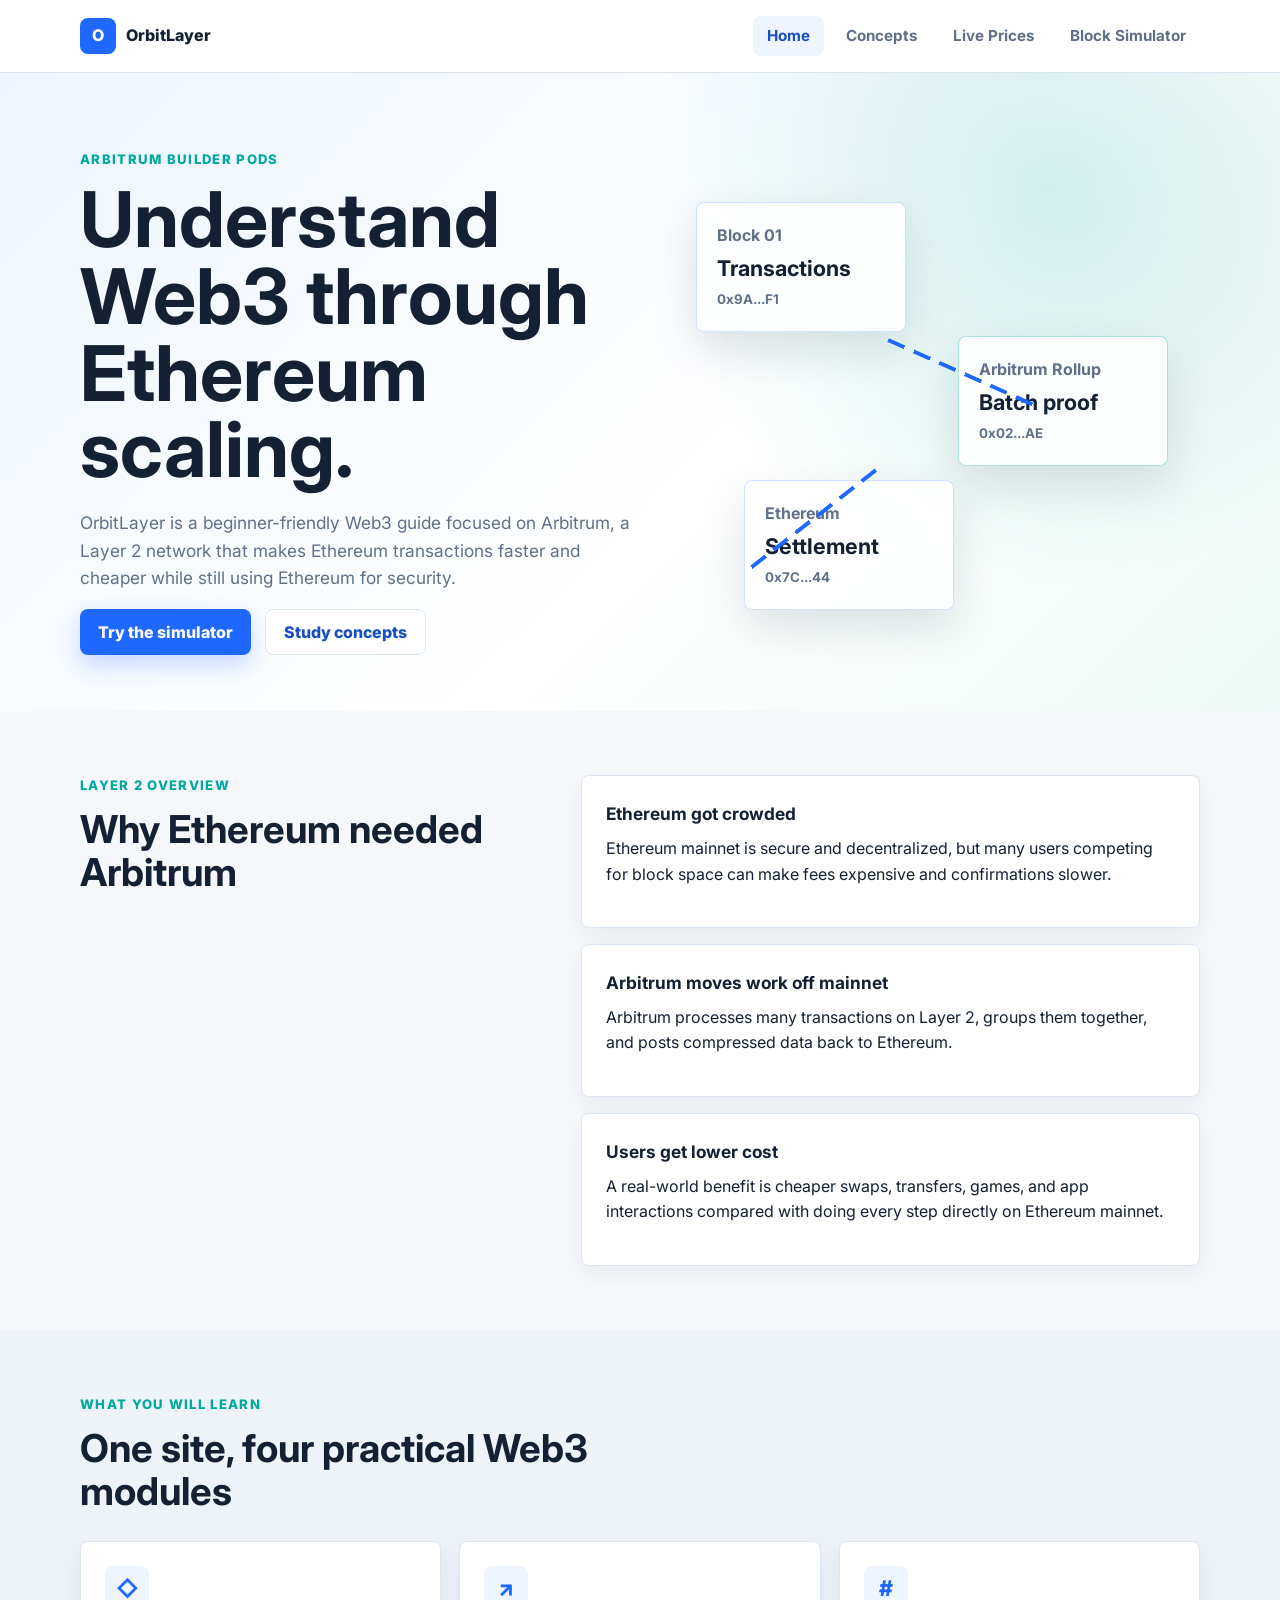
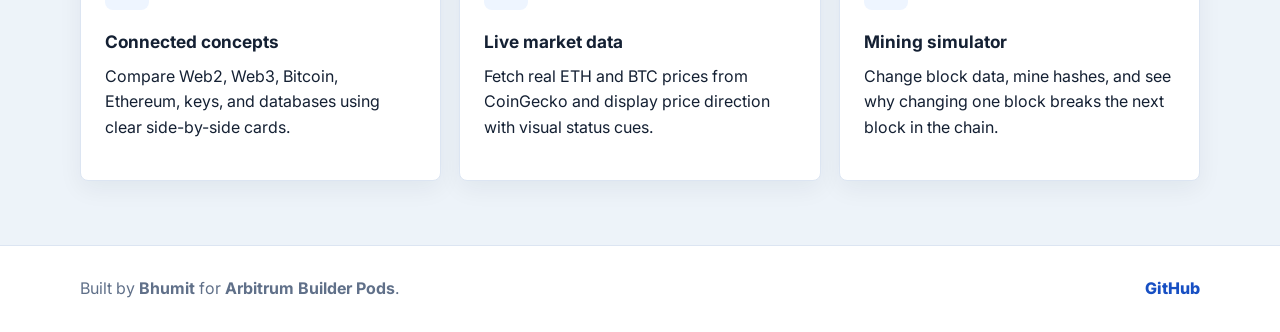
<file: index.html>
<!DOCTYPE html>
<html lang="en">
<head>
  <meta charset="UTF-8">
  <meta name="viewport" content="width=device-width, initial-scale=1.0">
  <title>OrbitLayer | Arbitrum Web3 Guide</title>
  <link rel="preconnect" href="https://fonts.googleapis.com">
  <link rel="preconnect" href="https://fonts.gstatic.com" crossorigin>
  <link href="https://fonts.googleapis.com/css2?family=Inter:wght@400;500;600;700;800&display=swap" rel="stylesheet">
  <link rel="stylesheet" href="styles.css">
</head>
<body>
  <header class="site-header">
    <nav class="nav shell" aria-label="Main navigation">
      <a class="brand" href="index.html" aria-label="OrbitLayer home">
        <span class="brand-mark">O</span>
        <span>OrbitLayer</span>
      </a>
      <button class="nav-toggle" type="button" aria-label="Open navigation" aria-expanded="false">☰</button>
      <div class="nav-links">
        <a class="active" href="index.html">Home</a>
        <a href="concepts.html">Concepts</a>
        <a href="prices.html">Live Prices</a>
        <a href="simulator.html">Block Simulator</a>
      </div>
    </nav>
  </header>

  <main>
    <section class="hero">
      <div class="shell hero-grid">
        <div class="hero-copy">
          <p class="eyebrow">Arbitrum Builder Pods</p>
          <h1>Understand Web3 through Ethereum scaling.</h1>
          <p class="hero-text">
            OrbitLayer is a beginner-friendly Web3 guide focused on Arbitrum, a Layer 2 network that makes Ethereum transactions faster and cheaper while still using Ethereum for security.
          </p>
          <div class="hero-actions">
            <a class="button primary" href="simulator.html">Try the simulator</a>
            <a class="button secondary" href="concepts.html">Study concepts</a>
          </div>
        </div>
        <div class="chain-visual" aria-label="Visual blockchain made of connected blocks">
          <article class="block-card block-one">
            <span>Block 01</span>
            <strong>Transactions</strong>
            <small>0x9A...F1</small>
          </article>
          <article class="block-card block-two">
            <span>Arbitrum Rollup</span>
            <strong>Batch proof</strong>
            <small>0x02...AE</small>
          </article>
          <article class="block-card block-three">
            <span>Ethereum</span>
            <strong>Settlement</strong>
            <small>0x7C...44</small>
          </article>
          <div class="chain-line line-one"></div>
          <div class="chain-line line-two"></div>
        </div>
      </div>
    </section>

    <section class="section">
      <div class="shell split">
        <div>
          <p class="eyebrow">Layer 2 overview</p>
          <h2>Why Ethereum needed Arbitrum</h2>
        </div>
        <div class="info-stack">
          <article>
            <h3>Ethereum got crowded</h3>
            <p>Ethereum mainnet is secure and decentralized, but many users competing for block space can make fees expensive and confirmations slower.</p>
          </article>
          <article>
            <h3>Arbitrum moves work off mainnet</h3>
            <p>Arbitrum processes many transactions on Layer 2, groups them together, and posts compressed data back to Ethereum.</p>
          </article>
          <article>
            <h3>Users get lower cost</h3>
            <p>A real-world benefit is cheaper swaps, transfers, games, and app interactions compared with doing every step directly on Ethereum mainnet.</p>
          </article>
        </div>
      </div>
    </section>

    <section class="section muted">
      <div class="shell">
        <div class="section-heading">
          <p class="eyebrow">What you will learn</p>
          <h2>One site, four practical Web3 modules</h2>
        </div>
        <div class="feature-grid">
          <article class="feature-card">
            <span class="icon">◇</span>
            <h3>Connected concepts</h3>
            <p>Compare Web2, Web3, Bitcoin, Ethereum, keys, and databases using clear side-by-side cards.</p>
          </article>
          <article class="feature-card">
            <span class="icon">↗</span>
            <h3>Live market data</h3>
            <p>Fetch real ETH and BTC prices from CoinGecko and display price direction with visual status cues.</p>
          </article>
          <article class="feature-card">
            <span class="icon">#</span>
            <h3>Mining simulator</h3>
            <p>Change block data, mine hashes, and see why changing one block breaks the next block in the chain.</p>
          </article>
        </div>
      </div>
    </section>
  </main>

  <footer class="footer">
    <div class="shell footer-inner">
      <p>Built by <strong>Bhumit</strong> for <strong>Arbitrum Builder Pods</strong>.</p>
      <a href="https://github.com/bhumit1311" target="_blank" rel="noreferrer">GitHub</a>
    </div>
  </footer>

  <script src="main.js"></script>
</body>
</html>
</file>
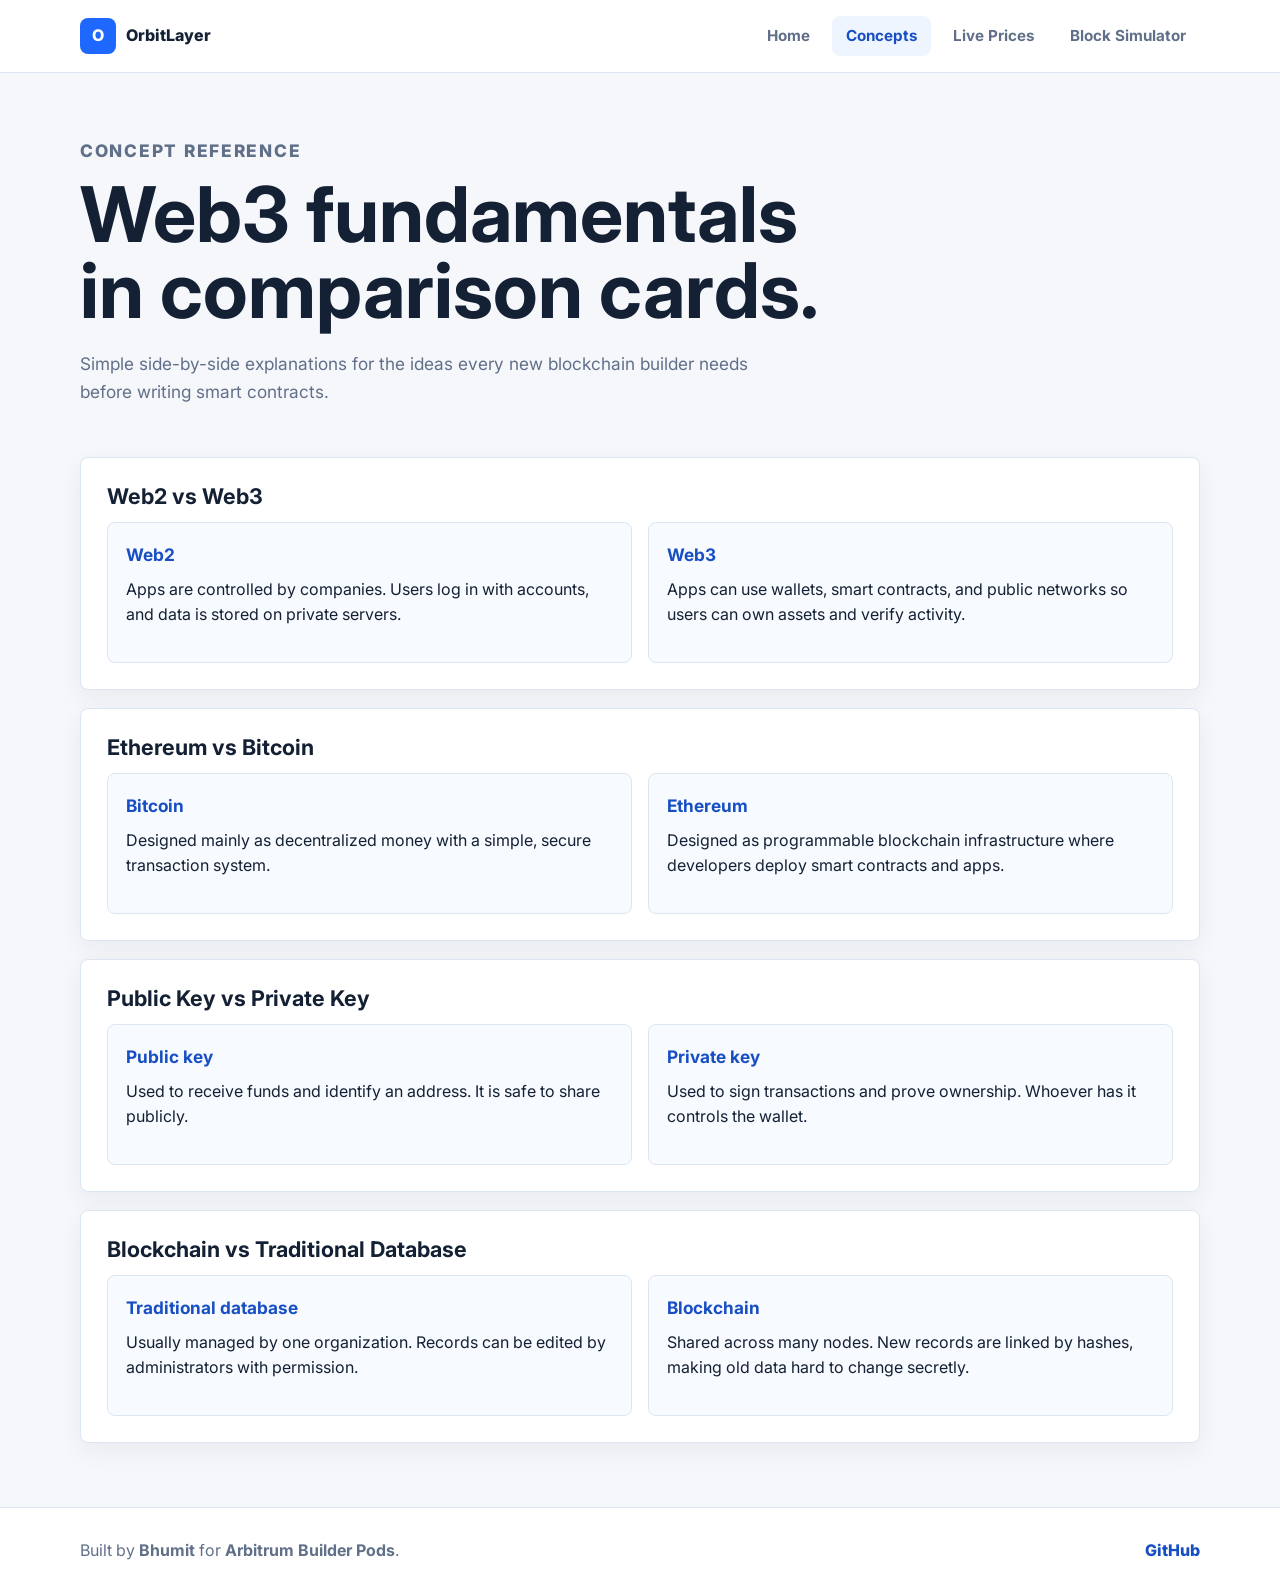
<file: concepts.html>
<!DOCTYPE html>
<html lang="en">
<head>
  <meta charset="UTF-8">
  <meta name="viewport" content="width=device-width, initial-scale=1.0">
  <title>Concepts | OrbitLayer</title>
  <link rel="preconnect" href="https://fonts.googleapis.com">
  <link rel="preconnect" href="https://fonts.gstatic.com" crossorigin>
  <link href="https://fonts.googleapis.com/css2?family=Inter:wght@400;500;600;700;800&display=swap" rel="stylesheet">
  <link rel="stylesheet" href="styles.css">
</head>
<body>
  <header class="site-header">
    <nav class="nav shell" aria-label="Main navigation">
      <a class="brand" href="index.html"><span class="brand-mark">O</span><span>OrbitLayer</span></a>
      <button class="nav-toggle" type="button" aria-label="Open navigation" aria-expanded="false">☰</button>
      <div class="nav-links">
        <a href="index.html">Home</a>
        <a class="active" href="concepts.html">Concepts</a>
        <a href="prices.html">Live Prices</a>
        <a href="simulator.html">Block Simulator</a>
      </div>
    </nav>
  </header>

  <main class="page-main">
    <section class="page-hero shell">
      <p class="eyebrow">Concept reference</p>
      <h1>Web3 fundamentals in comparison cards.</h1>
      <p>Simple side-by-side explanations for the ideas every new blockchain builder needs before writing smart contracts.</p>
    </section>

    <section class="shell concept-grid" aria-label="Web3 comparison cards">
      <article class="compare-card">
        <h2>Web2 vs Web3</h2>
        <div class="compare-columns">
          <div>
            <h3>Web2</h3>
            <p>Apps are controlled by companies. Users log in with accounts, and data is stored on private servers.</p>
          </div>
          <div>
            <h3>Web3</h3>
            <p>Apps can use wallets, smart contracts, and public networks so users can own assets and verify activity.</p>
          </div>
        </div>
      </article>

      <article class="compare-card">
        <h2>Ethereum vs Bitcoin</h2>
        <div class="compare-columns">
          <div>
            <h3>Bitcoin</h3>
            <p>Designed mainly as decentralized money with a simple, secure transaction system.</p>
          </div>
          <div>
            <h3>Ethereum</h3>
            <p>Designed as programmable blockchain infrastructure where developers deploy smart contracts and apps.</p>
          </div>
        </div>
      </article>

      <article class="compare-card">
        <h2>Public Key vs Private Key</h2>
        <div class="compare-columns">
          <div>
            <h3>Public key</h3>
            <p>Used to receive funds and identify an address. It is safe to share publicly.</p>
          </div>
          <div>
            <h3>Private key</h3>
            <p>Used to sign transactions and prove ownership. Whoever has it controls the wallet.</p>
          </div>
        </div>
      </article>

      <article class="compare-card">
        <h2>Blockchain vs Traditional Database</h2>
        <div class="compare-columns">
          <div>
            <h3>Traditional database</h3>
            <p>Usually managed by one organization. Records can be edited by administrators with permission.</p>
          </div>
          <div>
            <h3>Blockchain</h3>
            <p>Shared across many nodes. New records are linked by hashes, making old data hard to change secretly.</p>
          </div>
        </div>
      </article>
    </section>
  </main>

  <footer class="footer">
    <div class="shell footer-inner">
      <p>Built by <strong>Bhumit</strong> for <strong>Arbitrum Builder Pods</strong>.</p>
      <a href="https://github.com/bhumit1311" target="_blank" rel="noreferrer">GitHub</a>
    </div>
  </footer>

  <script src="main.js"></script>
</body>
</html>
</file>
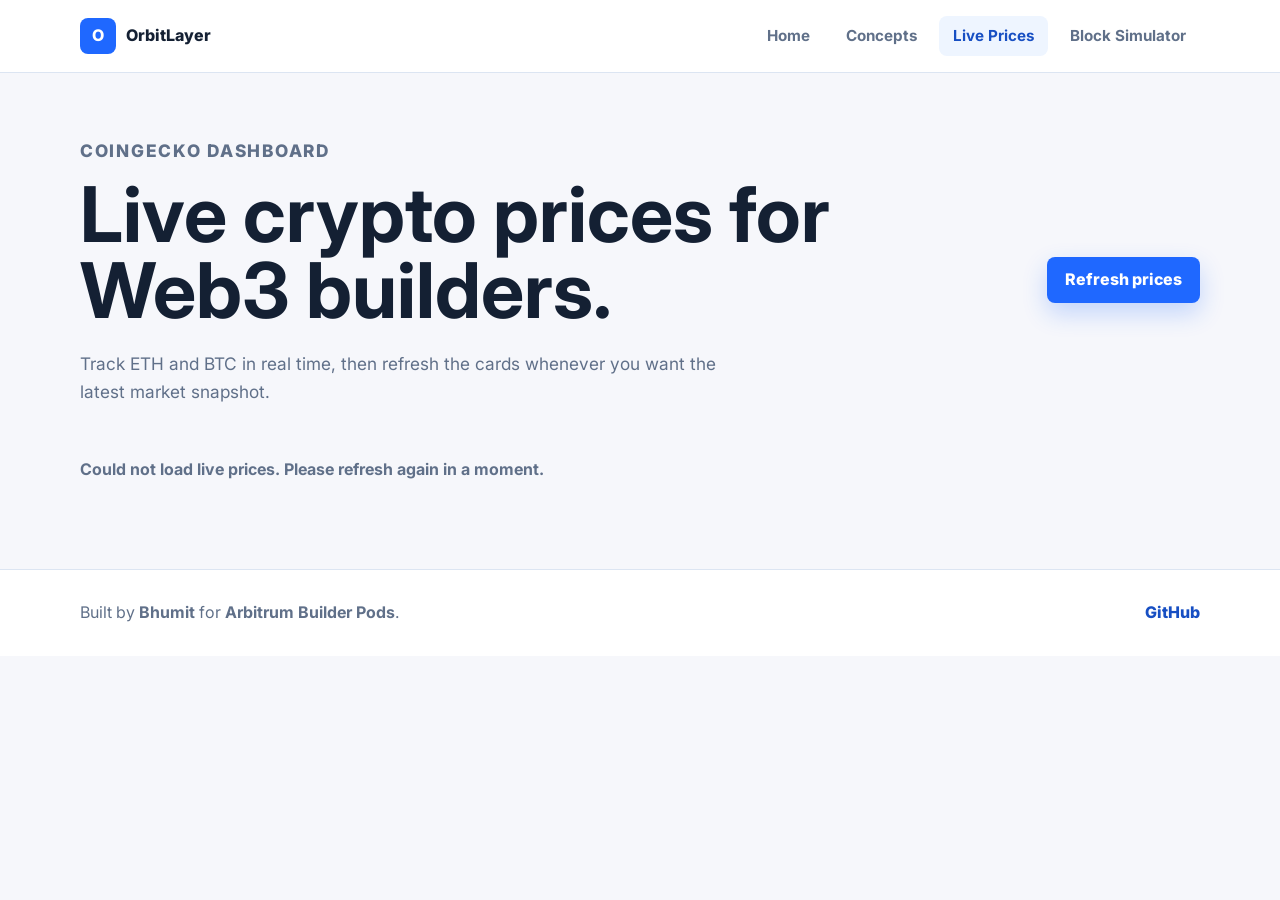
<file: prices.html>
<!DOCTYPE html>
<html lang="en">
<head>
  <meta charset="UTF-8">
  <meta name="viewport" content="width=device-width, initial-scale=1.0">
  <title>Live Prices | OrbitLayer</title>
  <link rel="preconnect" href="https://fonts.googleapis.com">
  <link rel="preconnect" href="https://fonts.gstatic.com" crossorigin>
  <link href="https://fonts.googleapis.com/css2?family=Inter:wght@400;500;600;700;800&display=swap" rel="stylesheet">
  <link rel="stylesheet" href="styles.css">
</head>
<body>
  <header class="site-header">
    <nav class="nav shell" aria-label="Main navigation">
      <a class="brand" href="index.html"><span class="brand-mark">O</span><span>OrbitLayer</span></a>
      <button class="nav-toggle" type="button" aria-label="Open navigation" aria-expanded="false">☰</button>
      <div class="nav-links">
        <a href="index.html">Home</a>
        <a href="concepts.html">Concepts</a>
        <a class="active" href="prices.html">Live Prices</a>
        <a href="simulator.html">Block Simulator</a>
      </div>
    </nav>
  </header>

  <main class="page-main">
    <section class="page-hero shell dashboard-top">
      <div>
        <p class="eyebrow">CoinGecko dashboard</p>
        <h1>Live crypto prices for Web3 builders.</h1>
        <p>Track ETH and BTC in real time, then refresh the cards whenever you want the latest market snapshot.</p>
      </div>
      <button class="button primary" id="refreshPrices" type="button">Refresh prices</button>
    </section>

    <section class="shell">
      <div class="status-row" id="priceStatus">Loading latest prices...</div>
      <div class="price-grid" id="priceGrid" aria-live="polite"></div>
    </section>
  </main>

  <footer class="footer">
    <div class="shell footer-inner">
      <p>Built by <strong>Bhumit</strong> for <strong>Arbitrum Builder Pods</strong>.</p>
      <a href="https://github.com/bhumit1311" target="_blank" rel="noreferrer">GitHub</a>
    </div>
  </footer>

  <script src="main.js"></script>
</body>
</html>
</file>
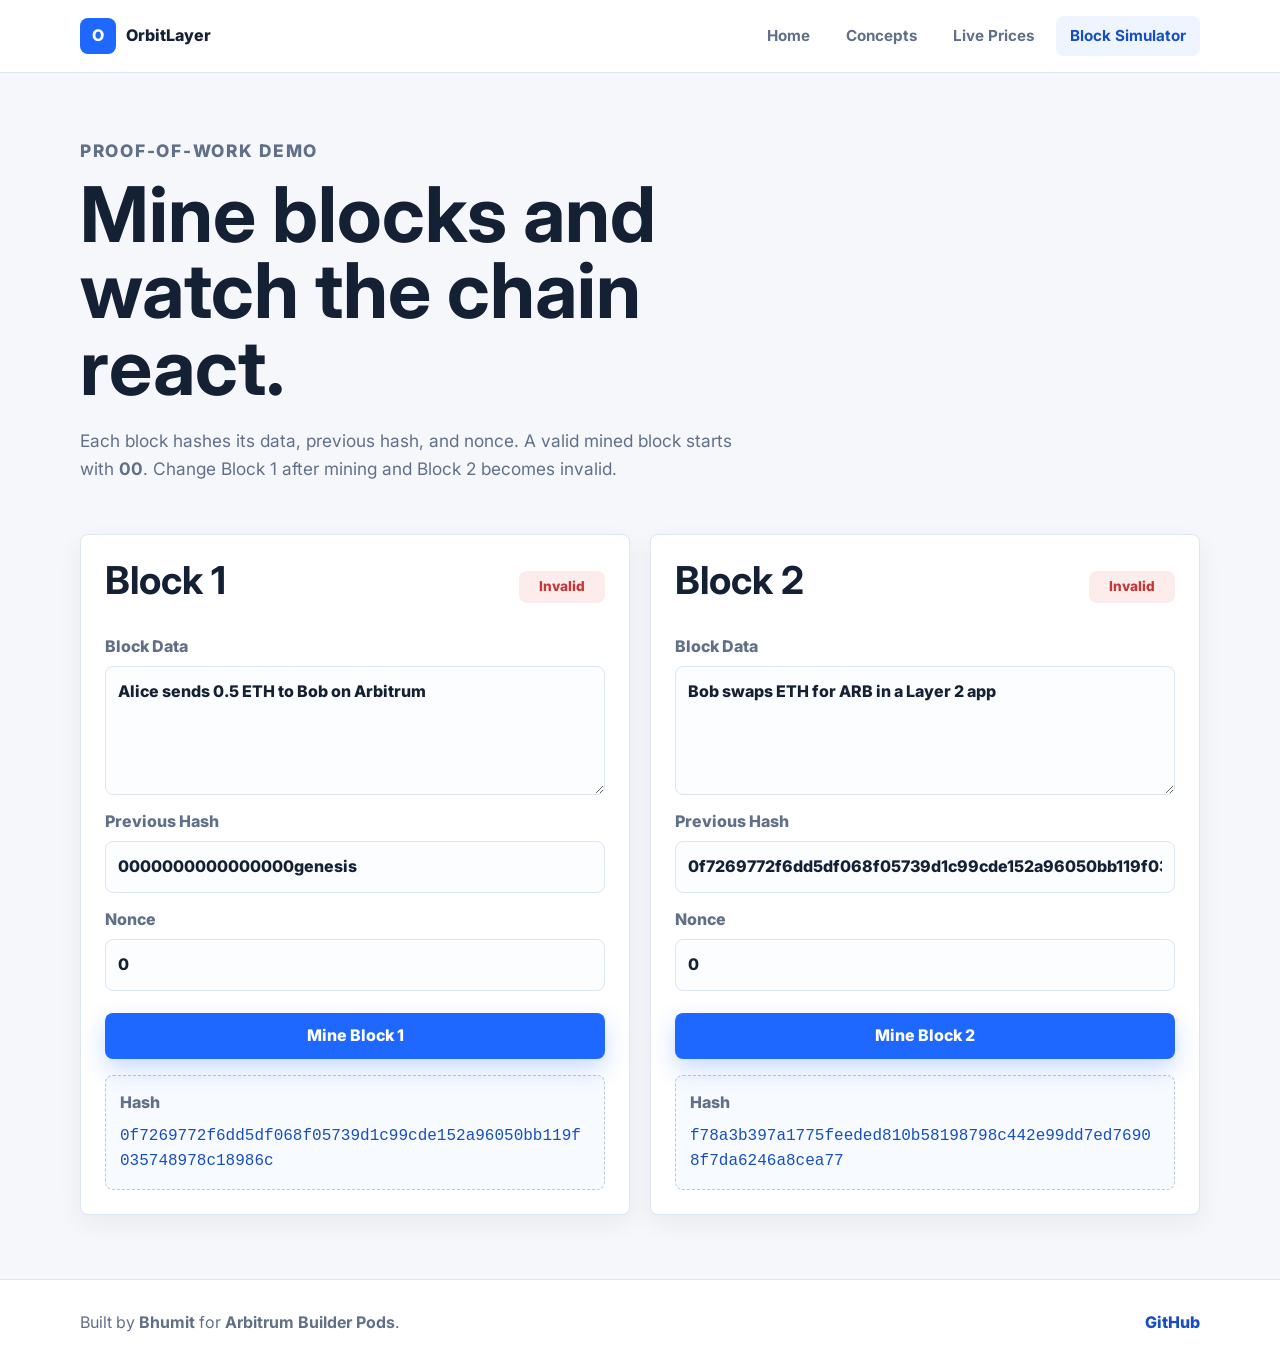
<file: simulator.html>
<!DOCTYPE html>
<html lang="en">
<head>
  <meta charset="UTF-8">
  <meta name="viewport" content="width=device-width, initial-scale=1.0">
  <title>Block Simulator | OrbitLayer</title>
  <link rel="preconnect" href="https://fonts.googleapis.com">
  <link rel="preconnect" href="https://fonts.gstatic.com" crossorigin>
  <link href="https://fonts.googleapis.com/css2?family=Inter:wght@400;500;600;700;800&display=swap" rel="stylesheet">
  <link rel="stylesheet" href="styles.css">
</head>
<body>
  <header class="site-header">
    <nav class="nav shell" aria-label="Main navigation">
      <a class="brand" href="index.html"><span class="brand-mark">O</span><span>OrbitLayer</span></a>
      <button class="nav-toggle" type="button" aria-label="Open navigation" aria-expanded="false">☰</button>
      <div class="nav-links">
        <a href="index.html">Home</a>
        <a href="concepts.html">Concepts</a>
        <a href="prices.html">Live Prices</a>
        <a class="active" href="simulator.html">Block Simulator</a>
      </div>
    </nav>
  </header>

  <main class="page-main">
    <section class="page-hero shell">
      <p class="eyebrow">Proof-of-work demo</p>
      <h1>Mine blocks and watch the chain react.</h1>
      <p>Each block hashes its data, previous hash, and nonce. A valid mined block starts with <strong>00</strong>. Change Block 1 after mining and Block 2 becomes invalid.</p>
    </section>

    <section class="shell simulator-grid">
      <article class="sim-card" id="block1Card">
        <div class="sim-card-head">
          <h2>Block 1</h2>
          <span class="valid-pill invalid" id="block1Status">Invalid</span>
        </div>
        <label>
          Block Data
          <textarea id="block1Data" rows="4">Alice sends 0.5 ETH to Bob on Arbitrum</textarea>
        </label>
        <label>
          Previous Hash
          <input id="block1Prev" type="text" value="0000000000000000genesis" readonly>
        </label>
        <label>
          Nonce
          <input id="block1Nonce" type="number" value="0" min="0">
        </label>
        <button class="button primary mine-button" data-block="1" type="button">Mine Block 1</button>
        <div class="hash-box">
          <span>Hash</span>
          <code id="block1Hash">Waiting for hash...</code>
        </div>
      </article>

      <article class="sim-card" id="block2Card">
        <div class="sim-card-head">
          <h2>Block 2</h2>
          <span class="valid-pill invalid" id="block2Status">Invalid</span>
        </div>
        <label>
          Block Data
          <textarea id="block2Data" rows="4">Bob swaps ETH for ARB in a Layer 2 app</textarea>
        </label>
        <label>
          Previous Hash
          <input id="block2Prev" type="text" readonly>
        </label>
        <label>
          Nonce
          <input id="block2Nonce" type="number" value="0" min="0">
        </label>
        <button class="button primary mine-button" data-block="2" type="button">Mine Block 2</button>
        <div class="hash-box">
          <span>Hash</span>
          <code id="block2Hash">Waiting for hash...</code>
        </div>
      </article>
    </section>
  </main>

  <footer class="footer">
    <div class="shell footer-inner">
      <p>Built by <strong>Bhumit</strong> for <strong>Arbitrum Builder Pods</strong>.</p>
      <a href="https://github.com/bhumit1311" target="_blank" rel="noreferrer">GitHub</a>
    </div>
  </footer>

  <script src="main.js"></script>
</body>
</html>
</file>
<file: styles.css>
:root {
  --bg: #f6f7fb;
  --surface: #ffffff;
  --surface-strong: #eef5ff;
  --text: #142033;
  --muted: #607089;
  --line: #dce5f2;
  --primary: #1f68ff;
  --primary-dark: #174fc3;
  --teal: #00a99d;
  --green: #14804a;
  --red: #c93535;
  --shadow: 0 18px 45px rgba(20, 32, 51, 0.12);
}

* {
  box-sizing: border-box;
}

body {
  margin: 0;
  background: var(--bg);
  color: var(--text);
  font-family: "Inter", Arial, sans-serif;
  line-height: 1.6;
}

a {
  color: inherit;
  text-decoration: none;
}

button,
input,
textarea {
  font: inherit;
}

.shell {
  width: min(1120px, calc(100% - 32px));
  margin: 0 auto;
}

.site-header {
  position: sticky;
  top: 0;
  z-index: 20;
  background: rgba(255, 255, 255, 0.92);
  border-bottom: 1px solid var(--line);
  backdrop-filter: blur(14px);
}

.nav {
  min-height: 72px;
  display: flex;
  align-items: center;
  justify-content: space-between;
  gap: 24px;
}

.brand {
  display: inline-flex;
  align-items: center;
  gap: 10px;
  font-weight: 800;
  letter-spacing: 0;
}

.brand-mark {
  width: 36px;
  height: 36px;
  display: grid;
  place-items: center;
  border-radius: 8px;
  background: var(--primary);
  color: white;
}

.nav-links {
  display: flex;
  align-items: center;
  gap: 8px;
}

.nav-links a {
  min-height: 40px;
  display: inline-flex;
  align-items: center;
  padding: 0 14px;
  border-radius: 8px;
  color: var(--muted);
  font-size: 0.95rem;
  font-weight: 700;
}

.nav-links a:hover,
.nav-links a.active {
  background: var(--surface-strong);
  color: var(--primary-dark);
}

.nav-toggle {
  display: none;
  width: 42px;
  height: 42px;
  border: 1px solid var(--line);
  border-radius: 8px;
  background: white;
  color: var(--text);
  cursor: pointer;
}

.hero {
  padding: 76px 0 56px;
  background:
    radial-gradient(circle at 82% 18%, rgba(0, 169, 157, 0.18), transparent 34%),
    linear-gradient(135deg, #eef5ff 0%, #ffffff 58%, #edf9f6 100%);
}

.hero-grid {
  display: grid;
  grid-template-columns: minmax(0, 1fr) minmax(340px, 0.9fr);
  gap: 48px;
  align-items: center;
}

.eyebrow {
  margin: 0 0 12px;
  color: var(--teal);
  font-size: 0.82rem;
  font-weight: 800;
  letter-spacing: 0.1em;
  text-transform: uppercase;
}

h1,
h2,
h3,
p {
  margin-top: 0;
}

h1 {
  max-width: 760px;
  margin-bottom: 20px;
  font-size: clamp(2.25rem, 7vw, 4.8rem);
  line-height: 1;
  letter-spacing: 0;
}

h2 {
  margin-bottom: 14px;
  font-size: clamp(1.6rem, 3vw, 2.5rem);
  line-height: 1.12;
  letter-spacing: 0;
}

h3 {
  margin-bottom: 8px;
  font-size: 1.08rem;
}

.hero-text,
.page-hero p {
  max-width: 680px;
  color: var(--muted);
  font-size: 1.08rem;
}

.hero-actions,
.dashboard-top {
  display: flex;
  align-items: center;
  gap: 14px;
  flex-wrap: wrap;
}

.button {
  min-height: 46px;
  display: inline-flex;
  align-items: center;
  justify-content: center;
  gap: 8px;
  border: 0;
  border-radius: 8px;
  padding: 0 18px;
  font-weight: 800;
  cursor: pointer;
}

.button.primary {
  background: var(--primary);
  color: white;
  box-shadow: 0 10px 24px rgba(31, 104, 255, 0.24);
}

.button.primary:hover {
  background: var(--primary-dark);
}

.button.secondary {
  background: white;
  color: var(--primary-dark);
  border: 1px solid var(--line);
}

.chain-visual {
  position: relative;
  min-height: 440px;
}

.block-card {
  position: absolute;
  width: 210px;
  min-height: 130px;
  display: grid;
  gap: 8px;
  padding: 20px;
  border: 1px solid rgba(31, 104, 255, 0.2);
  border-radius: 8px;
  background: rgba(255, 255, 255, 0.86);
  box-shadow: var(--shadow);
}

.block-card span,
.block-card small {
  color: var(--muted);
  font-weight: 700;
}

.block-card strong {
  font-size: 1.35rem;
  line-height: 1.1;
}

.block-one {
  top: 20px;
  left: 4px;
}

.block-two {
  top: 154px;
  right: 32px;
  border-color: rgba(0, 169, 157, 0.32);
}

.block-three {
  left: 52px;
  bottom: 12px;
}

.chain-line {
  position: absolute;
  height: 4px;
  background: repeating-linear-gradient(90deg, var(--primary), var(--primary) 18px, transparent 18px, transparent 28px);
  transform-origin: left center;
}

.line-one {
  top: 156px;
  left: 196px;
  width: 164px;
  transform: rotate(24deg);
}

.line-two {
  top: 286px;
  left: 184px;
  width: 160px;
  transform: rotate(142deg);
}

.section,
.page-main {
  padding: 64px 0;
}

.muted {
  background: #edf3f9;
}

.split {
  display: grid;
  grid-template-columns: 0.85fr 1.15fr;
  gap: 44px;
}

.info-stack {
  display: grid;
  gap: 16px;
}

.info-stack article,
.feature-card,
.compare-card,
.price-card,
.sim-card {
  border: 1px solid var(--line);
  border-radius: 8px;
  background: var(--surface);
  box-shadow: 0 8px 24px rgba(20, 32, 51, 0.06);
}

.info-stack article,
.feature-card {
  padding: 24px;
}

.section-heading {
  max-width: 650px;
  margin-bottom: 28px;
}

.feature-grid,
.price-grid {
  display: grid;
  grid-template-columns: repeat(3, minmax(0, 1fr));
  gap: 18px;
}

.icon {
  width: 44px;
  height: 44px;
  display: grid;
  place-items: center;
  margin-bottom: 18px;
  border-radius: 8px;
  background: var(--surface-strong);
  color: var(--primary);
  font-size: 1.35rem;
  font-weight: 800;
}

.page-hero {
  padding-bottom: 34px;
}

.concept-grid {
  display: grid;
  gap: 18px;
}

.compare-card {
  padding: 26px;
}

.compare-card h2 {
  font-size: 1.35rem;
}

.compare-columns {
  display: grid;
  grid-template-columns: repeat(2, minmax(0, 1fr));
  gap: 16px;
}

.compare-columns > div {
  padding: 18px;
  border-radius: 8px;
  background: #f7faff;
  border: 1px solid var(--line);
}

.compare-columns h3 {
  color: var(--primary-dark);
}

.dashboard-top {
  justify-content: space-between;
}

.status-row {
  min-height: 34px;
  margin-bottom: 14px;
  color: var(--muted);
  font-weight: 700;
}

.price-card {
  padding: 26px;
}

.price-head {
  display: flex;
  align-items: center;
  justify-content: space-between;
  margin-bottom: 24px;
}

.coin-symbol {
  width: 46px;
  height: 46px;
  display: grid;
  place-items: center;
  border-radius: 8px;
  background: var(--surface-strong);
  color: var(--primary-dark);
  font-weight: 800;
}

.price {
  margin-bottom: 8px;
  font-size: 2rem;
  font-weight: 800;
}

.change {
  display: inline-flex;
  align-items: center;
  gap: 6px;
  font-weight: 800;
}

.change.up {
  color: var(--green);
}

.change.down {
  color: var(--red);
}

.simulator-grid {
  display: grid;
  grid-template-columns: repeat(2, minmax(0, 1fr));
  gap: 20px;
}

.sim-card {
  padding: 24px;
}

.sim-card-head {
  display: flex;
  justify-content: space-between;
  align-items: center;
  gap: 12px;
  margin-bottom: 18px;
}

.sim-card label {
  display: grid;
  gap: 7px;
  margin-bottom: 14px;
  color: var(--muted);
  font-weight: 800;
}

.sim-card input,
.sim-card textarea {
  width: 100%;
  border: 1px solid var(--line);
  border-radius: 8px;
  padding: 12px;
  color: var(--text);
  background: #fbfdff;
}

.sim-card textarea {
  resize: vertical;
}

.valid-pill {
  min-width: 86px;
  min-height: 32px;
  display: inline-flex;
  align-items: center;
  justify-content: center;
  border-radius: 8px;
  padding: 0 10px;
  font-size: 0.85rem;
  font-weight: 800;
}

.valid-pill.valid {
  color: var(--green);
  background: #e8f7ef;
}

.valid-pill.invalid {
  color: var(--red);
  background: #fdecec;
}

.mine-button {
  width: 100%;
  margin: 8px 0 16px;
}

.hash-box {
  display: grid;
  gap: 8px;
  padding: 14px;
  border: 1px dashed #b9c8dc;
  border-radius: 8px;
  background: #f7faff;
}

.hash-box span {
  color: var(--muted);
  font-weight: 800;
}

.hash-box code {
  overflow-wrap: anywhere;
  font-family: Consolas, Monaco, monospace;
  color: var(--primary-dark);
}

.footer {
  border-top: 1px solid var(--line);
  background: white;
}

.footer-inner {
  min-height: 86px;
  display: flex;
  align-items: center;
  justify-content: space-between;
  gap: 18px;
}

.footer p {
  margin: 0;
  color: var(--muted);
}

.footer a {
  color: var(--primary-dark);
  font-weight: 800;
}

@media (max-width: 820px) {
  .nav {
    min-height: 64px;
  }

  .nav-toggle {
    display: grid;
    place-items: center;
  }

  .nav-links {
    position: absolute;
    top: 64px;
    left: 16px;
    right: 16px;
    display: none;
    flex-direction: column;
    align-items: stretch;
    padding: 10px;
    border: 1px solid var(--line);
    border-radius: 8px;
    background: white;
    box-shadow: var(--shadow);
  }

  .nav-links.open {
    display: flex;
  }

  .nav-links a {
    justify-content: center;
  }

  .hero-grid,
  .split,
  .compare-columns,
  .simulator-grid {
    grid-template-columns: 1fr;
  }

  .hero {
    padding-top: 52px;
  }

  .chain-visual {
    min-height: 390px;
  }

  .block-card {
    width: min(230px, 70vw);
  }

  .block-two {
    right: 0;
  }

  .feature-grid,
  .price-grid {
    grid-template-columns: 1fr;
  }

  .section,
  .page-main {
    padding: 44px 0;
  }

  .dashboard-top {
    align-items: flex-start;
  }

  .dashboard-top .button {
    width: 100%;
  }

  .footer-inner {
    flex-direction: column;
    justify-content: center;
    align-items: flex-start;
    padding: 20px 0;
  }
}

@media (max-width: 520px) {
  .shell {
    width: min(100% - 24px, 1120px);
  }

  .hero-actions .button {
    width: 100%;
  }

  .chain-line {
    display: none;
  }

  .chain-visual {
    display: grid;
    min-height: auto;
    gap: 12px;
  }

  .block-card {
    position: static;
    width: 100%;
  }
}
</file>
